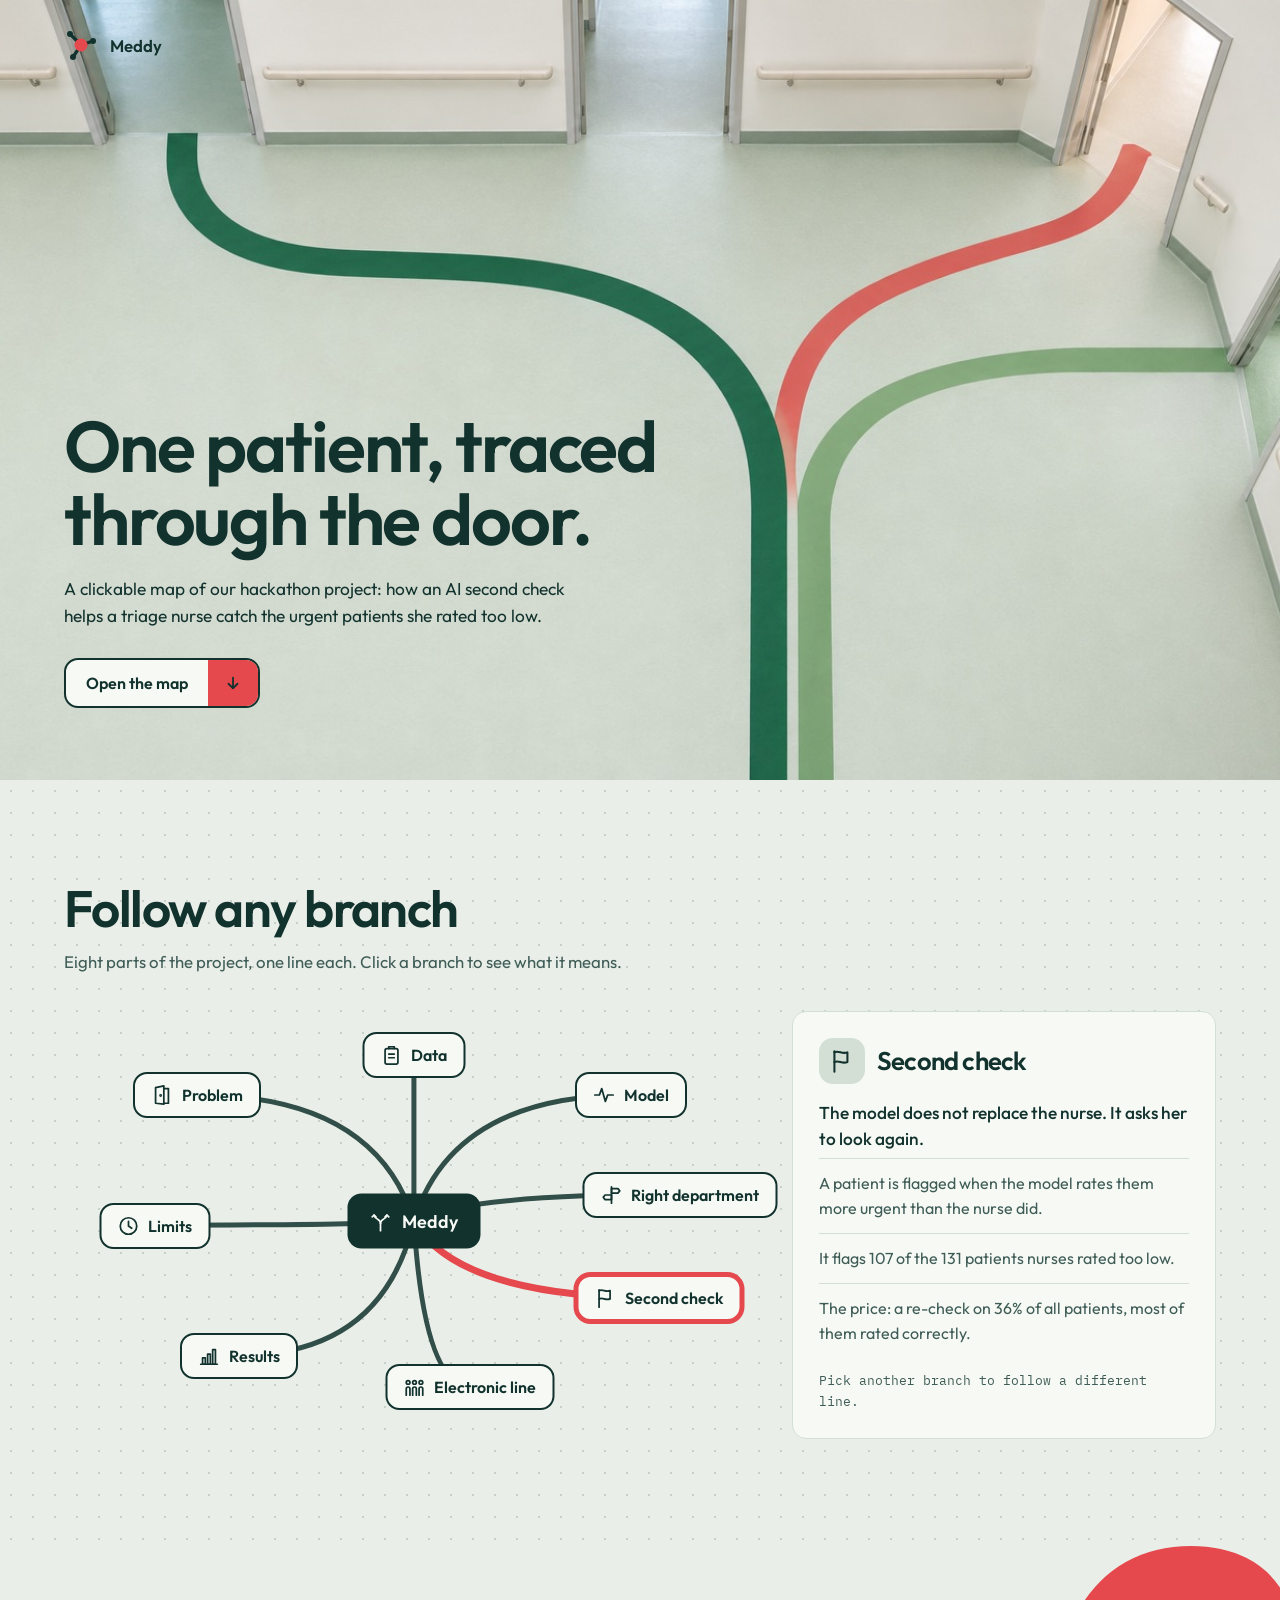
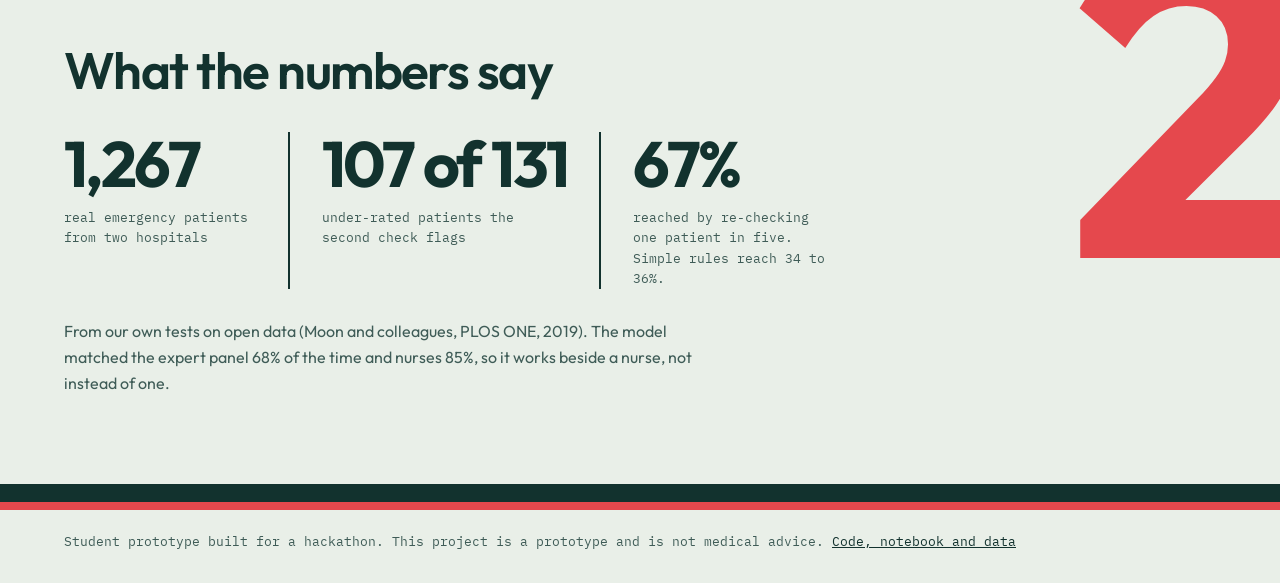
<file: docs/index.html>
<!doctype html>
<html lang="en">
<head>
<meta charset="utf-8">
<meta name="viewport" content="width=device-width, initial-scale=1">
<title>Meddy: project map</title>
<meta name="description" content="A clickable map of a student hackathon project: an AI second check that helps a triage nurse catch urgent patients rated too low.">
<meta name="theme-color" content="#E9EFE8">
<link rel="preconnect" href="https://fonts.googleapis.com">
<link rel="preconnect" href="https://fonts.gstatic.com" crossorigin>
<link rel="stylesheet" href="https://fonts.googleapis.com/css2?family=IBM+Plex+Mono:wght@400;500&family=Outfit:wght@400;500;600;700&display=swap">
<style>
  :root {
    --ground: #e9efe8; --paper: #f6f9f4; --mist: #d3dfd5;
    --ink: #12322e; --ink-soft: #3f5c57; --accent: #e5484d; --radius: 14px;
  }
  * { box-sizing: border-box; }
  html { scroll-behavior: smooth; }
  body { margin: 0; background: var(--ground); color: var(--ink);
         font-family: "Outfit", ui-sans-serif, system-ui, sans-serif; }
  h1, h2, h3 { font-weight: 600; letter-spacing: -0.03em; line-height: 1.02; margin: 0; }

  .hero { min-height: min(100dvh, 780px); display: flex; flex-direction: column; justify-content: space-between;
          padding: 28px clamp(20px, 5vw, 72px) clamp(36px, 6vw, 72px);
          background: var(--ground) url("hero.jpg") center / cover no-repeat; }
  .nav { display: flex; align-items: center; gap: 12px; font-weight: 600; font-size: 1.05rem; }
  .nav svg { width: 34px; height: 34px; }
  .hero-copy { max-width: 640px; }
  .hero-copy h1 { font-size: clamp(2.5rem, 5.6vw, 4.5rem); max-width: 13ch; }
  .hero-copy p { margin: 20px 0 28px; font-size: 1.08rem; line-height: 1.6; max-width: 46ch; }
  .openmap { display: inline-flex; align-items: stretch; border: 2px solid var(--ink); border-radius: var(--radius);
             overflow: hidden; background: var(--paper); color: var(--ink); font-weight: 600; text-decoration: none; }
  .openmap span:first-child { padding: 13px 20px; }
  .openmap-tile { display: grid; place-items: center; width: 50px; background: var(--accent); }
  .openmap-tile svg { width: 18px; height: 18px; transition: transform .25s ease; }
  .openmap:hover .openmap-tile svg { transform: translateY(3px); }
  .openmap:focus-visible, .node:focus-visible { outline: 3px solid var(--ink); outline-offset: 3px; }

  .map { padding: clamp(56px, 8vw, 112px) clamp(20px, 5vw, 72px);
         background-color: var(--ground);
         background-image: radial-gradient(rgba(18, 50, 46, .16) 1px, transparent 1.4px); background-size: 22px 22px; }
  .map h2, .numbers h2 { font-size: clamp(2rem, 4vw, 3.25rem); }
  .sub { margin: 14px 0 36px; max-width: 52ch; font-size: 1.05rem; line-height: 1.6; color: var(--ink-soft); }
  .mm { display: grid; grid-template-columns: minmax(0, 1.65fr) minmax(280px, 1fr); gap: 28px; align-items: start; }
  .canvas { position: relative; aspect-ratio: 1000 / 600; }
  .lines { position: absolute; inset: 0; width: 100%; height: 100%; }
  .line { fill: none; stroke: var(--ink); stroke-width: 5; stroke-linecap: round; vector-effect: non-scaling-stroke;
          opacity: .85; transition: stroke .25s ease, stroke-width .25s ease; }
  .line.on { stroke: var(--accent); stroke-width: 7; opacity: 1; }
  .center, .node { position: absolute; transform: translate(-50%, -50%); display: inline-flex; align-items: center;
                   gap: 9px; white-space: nowrap; border-radius: var(--radius); font: inherit; font-weight: 600; }
  .center { left: 50%; top: 50%; padding: 16px 22px; background: var(--ink); color: var(--paper); font-size: 1.12rem; }
  .node { padding: 10px 16px; background: var(--paper); color: var(--ink); border: 2px solid var(--ink);
          font-size: 1rem; cursor: pointer; transition: background-color .2s ease; }
  .node:hover { background: var(--mist); }
  .node.on { border-color: var(--accent); box-shadow: 0 0 0 3px var(--accent); }
  .node svg, .center svg { width: 22px; height: 22px; flex: none; }
  .detail { background: var(--paper); border: 1px solid var(--mist); border-radius: var(--radius); padding: 26px; }
  .detail-head { display: flex; align-items: center; gap: 12px; }
  .detail-icon { display: grid; place-items: center; width: 46px; height: 46px; border-radius: var(--radius); background: var(--mist); }
  .detail-icon svg { width: 26px; height: 26px; }
  .detail h3 { font-size: 1.6rem; }
  .lead { margin: 16px 0 6px; font-size: 1.08rem; line-height: 1.5; font-weight: 500; }
  .detail ul { list-style: none; margin: 0; padding: 0; }
  .detail li { padding: 12px 0; border-top: 1px solid var(--mist); line-height: 1.55; color: var(--ink-soft); }
  .hint, .metrics dd, .foot { font-family: "IBM Plex Mono", ui-monospace, monospace; font-size: .82rem;
                              line-height: 1.55; color: var(--ink-soft); }
  .hint { margin: 14px 0 0; }

  .numbers-inner { position: relative; overflow: hidden;
                   padding: clamp(56px, 8vw, 104px) clamp(20px, 5vw, 72px) clamp(40px, 6vw, 72px); }
  .metrics { position: relative; z-index: 1; display: grid; grid-template-columns: auto auto minmax(0, 1fr);
             margin: 36px 0 30px; max-width: 1040px; }
  .metrics > div { padding: 0 32px; border-left: 2px solid var(--ink); }
  .metrics > div:first-child { padding-left: 0; border-left: 0; }
  .metrics dt { font-size: clamp(2.4rem, 5vw, 4.25rem); font-weight: 700; letter-spacing: -0.04em; line-height: 1; white-space: nowrap; }
  .metrics dd { margin: 12px 0 0; max-width: 24ch; }
  .source { position: relative; z-index: 1; max-width: 60ch; line-height: 1.6; color: var(--ink-soft); }
  .two { position: absolute; right: -0.08em; top: -0.14em; font-size: clamp(16rem, 34vw, 30rem); font-weight: 700;
         line-height: 1; color: var(--accent); pointer-events: none; }
  .stripe { height: 26px; background: var(--ink); border-bottom: 8px solid var(--accent); }
  .foot { margin: 0; padding: 22px clamp(20px, 5vw, 72px) 30px; }
  .foot a { color: var(--ink); }

  @media (prefers-reduced-motion: no-preference) {
    .detail-inner { animation: rise .32s ease both; }
    @keyframes rise { from { transform: translateY(10px); } to { transform: translateY(0); } }
  }
  @media (prefers-reduced-motion: reduce) { html { scroll-behavior: auto; } }
  @media (max-width: 1080px) { .mm { grid-template-columns: 1fr; } .two { font-size: 15rem; } }
  @media (max-width: 760px) {
    .canvas { aspect-ratio: auto; display: flex; flex-wrap: wrap; gap: 10px; }
    .lines { display: none; }
    .center, .node { position: static; transform: none; }
    .center { width: 100%; justify-content: center; }
    .metrics { grid-template-columns: 1fr; gap: 24px; }
    .metrics > div { padding: 0; border-left: 0; }
    .two { font-size: 11rem; opacity: .35; }
  }
</style>
</head>
<body>

<section class="hero">
  <header class="nav">
    <svg viewBox="0 0 34 34" aria-hidden="true">
      <g stroke="#12322e" stroke-width="3.2" stroke-linecap="round">
        <line x1="17" y1="17" x2="6" y2="6"/><line x1="17" y1="17" x2="29" y2="13"/><line x1="17" y1="17" x2="9" y2="29"/>
      </g>
      <circle cx="6" cy="6" r="3" fill="#12322e"/><circle cx="29" cy="13" r="3" fill="#12322e"/><circle cx="9" cy="29" r="3" fill="#12322e"/>
      <circle cx="17" cy="17" r="6.5" fill="#e5484d"/>
    </svg>
    <span>Meddy</span>
  </header>
  <div class="hero-copy">
    <h1>One patient, traced through the door.</h1>
    <p>A clickable map of our hackathon project: how an AI second check helps a triage nurse catch the urgent patients she rated too low.</p>
    <a class="openmap" href="#map">
      <span>Open the map</span>
      <span class="openmap-tile" aria-hidden="true">
        <svg viewBox="0 0 24 24" fill="none" stroke="#12322e" stroke-width="2.4" stroke-linecap="round" stroke-linejoin="round"><path d="M12 5v14M6 13l6 6 6-6"/></svg>
      </span>
    </a>
  </div>
</section>

<section class="map" id="map">
  <h2>Follow any branch</h2>
  <p class="sub">Eight parts of the project, one line each. Click a branch to see what it means.</p>
  <div class="mm">
    <div class="canvas" id="canvas">
      <svg class="lines" id="lines" viewBox="0 0 1000 600" preserveAspectRatio="none" aria-hidden="true"></svg>
      <div class="center"><span id="center-icon"></span><span>Meddy</span></div>
    </div>
    <aside class="detail" aria-live="polite"><div class="detail-inner" id="detail"></div></aside>
  </div>
</section>

<section class="numbers">
  <div class="numbers-inner">
    <h2>What the numbers say</h2>
    <dl class="metrics">
      <div><dt>1,267</dt><dd>real emergency patients from two hospitals</dd></div>
      <div><dt>107 of 131</dt><dd>under-rated patients the second check flags</dd></div>
      <div><dt>67%</dt><dd>reached by re-checking one patient in five. Simple rules reach 34 to 36%.</dd></div>
    </dl>
    <p class="source">From our own tests on open data (Moon and colleagues, PLOS ONE, 2019). The model matched the expert panel 68% of the time and nurses 85%, so it works beside a nurse, not instead of one.</p>
    <span class="two" aria-hidden="true">2</span>
  </div>
  <div class="stripe" aria-hidden="true"></div>
  <p class="foot">Student prototype built for a hackathon. This project is a prototype and is not medical advice. <a href="https://github.com/potlatiy/emergency-triage-ai">Code, notebook and data</a></p>
</section>

<script>
  // Icons are simple line drawings, one per branch.
  const ICONS = {
    door: '<path d="M5 21V4l9-2v20z"/><path d="M14 5h5v16h-5"/><circle cx="10.5" cy="12.5" r=".6"/>',
    clipboard: '<rect x="5" y="5" width="14" height="17" rx="2"/><path d="M9 5V3h6v2"/><path d="M9 11h6M9 15h6"/>',
    pulse: '<path d="M2 12h5l2.5-7 4 14 2.5-7H22"/>',
    flag: '<path d="M5 22V3"/><path d="M5 4c4-2 7 2 12 0v9c-5 2-8-2-12 0"/>',
    queue: '<circle cx="5" cy="7" r="2"/><circle cx="12" cy="7" r="2"/><circle cx="19" cy="7" r="2"/><path d="M3 21v-7a2 2 0 0 1 4 0v7M10 21v-7a2 2 0 0 1 4 0v7M17 21v-7a2 2 0 0 1 4 0v7"/>',
    chart: '<path d="M3 21h18"/><rect x="5" y="14" width="3" height="7"/><rect x="10.5" y="10" width="3" height="11"/><rect x="16" y="5" width="3" height="16"/>',
    clock: '<circle cx="12" cy="12" r="9"/><path d="M12 7v5l3.5 2.5"/>',
    signpost: '<path d="M12 3v18"/><path d="M12 5h7l2 2.5-2 2.5h-7z"/><path d="M12 12H5l-2 2.5L5 17h7z"/>',
    branch: '<path d="M12 22v-8"/><path d="M12 14c0-5-6-4-7-9M12 14c0-5 6-4 7-9"/><path d="M3 7l2-2 2 2M17 7l2-2 2 2"/>',
  };
  const icon = (name, colour) =>
    `<svg viewBox="0 0 24 24" fill="none" stroke="${colour || 'currentColor'}" stroke-width="1.9" stroke-linecap="round" stroke-linejoin="round" aria-hidden="true">${ICONS[name]}</svg>`;

  const CENTER = { x: 500, y: 300 };
  const BRANCHES = [
    { id: "problem", label: "Problem", icon: "door", x: 190, y: 120,
      lead: "Urgent patients can end up waiting behind minor cases.",
      notes: ["A triage nurse gives every arriving patient an urgency level from 1 (most urgent) to 5.",
              "In real data, about 1 patient in 10 was rated less urgent than they really were.",
              "Those patients join the slow part of the queue."] },
    { id: "data", label: "Data", icon: "clipboard", x: 500, y: 62,
      lead: "Real emergency visits with two answers for each patient.",
      notes: ["1,267 adult patients from two emergency departments in South Korea.",
              "Each has the level the nurse gave and the correct level decided later by an expert panel.",
              "Open data published with a 2019 study in PLOS ONE."] },
    { id: "model", label: "Model", icon: "pulse", x: 810, y: 120,
      lead: "It reads what the nurse records at the door.",
      notes: ["Inputs: the complaint in a few words, age, alertness, pain and vital signs.",
              "It never sees the diagnosis, the outcome or the nurse's level.",
              "For the second check it also leans towards the more urgent level on purpose, because rating too low is the dangerous mistake."] },
    { id: "department", label: "Right department", icon: "signpost", x: 880, y: 262,
      lead: "A level says how soon. A second model suggests who should see the patient.",
      notes: ["It learned from the real final diagnosis of each of the 1,267 patients.",
              "It picks the right department 70% of the time. A key-word rule gets 67%.",
              "The right department is among its top three 88% of the time, so the nurse gets three suggestions.",
              "The same complaint can lead to different departments, which is why no version passed 71%."] },
    { id: "check", label: "Second check", icon: "flag", x: 850, y: 410,
      lead: "The model does not replace the nurse. It asks her to look again.",
      notes: ["A patient is flagged when the model rates them more urgent than the nurse did.",
              "It flags 107 of the 131 patients nurses rated too low.",
              "The price: a re-check on 36% of all patients, most of them rated correctly."] },
    { id: "line", label: "Electronic line", icon: "queue", x: 580, y: 536,
      lead: "Everyone waiting, ordered by urgency.",
      notes: ["Levels 1 and 2 always go first.",
              "A less urgent patient moves up one level for every 45 minutes waited.",
              "Each patient sees their place in line, never a promised time.",
              "When called, the patient goes to the least busy doctor on duty in their department.",
              "The order comes from plain rules. The models only supply the level and the department."] },
    { id: "results", label: "Results", icon: "chart", x: 250, y: 492,
      lead: "Worse than nurses at the level, useful as a safety net.",
      notes: ["Exact level: always guessing level 3 gets 38%, the model 68%, nurses 85%.",
              "With time to re-check one patient in five, the model reaches 67% of the under-rated patients.",
              "Simple rules reach 34 to 36% for the same effort."] },
    { id: "limits", label: "Limits", icon: "clock", x: 130, y: 306,
      lead: "What this project cannot claim.",
      notes: ["One country, 1,267 patients, and only 26 at the most urgent level.",
              "Waiting times are simulated, since the data has no arrival times.",
              "Accuracy dropped when the model moved to the other hospital.",
              "The check-in questions are written by a general AI model and have not been tested.",
              "A student prototype. Not medical advice."] },
  ];

  const canvas = document.getElementById("canvas");
  const lines = document.getElementById("lines");
  const detail = document.getElementById("detail");
  document.getElementById("center-icon").innerHTML = icon("branch", "#f6f9f4");
  document.getElementById("center-icon").style.display = "inline-flex";
  document.getElementById("center-icon").style.width = "24px";

  const SVG = "http://www.w3.org/2000/svg";
  const paths = {}, buttons = {};
  for (const b of BRANCHES) {
    const path = document.createElementNS(SVG, "path");
    const cx = CENTER.x + (b.x - CENTER.x) * 0.18;
    path.setAttribute("d", `M${CENTER.x} ${CENTER.y} Q${cx} ${b.y} ${b.x} ${b.y}`);
    path.setAttribute("class", "line");
    lines.appendChild(path);
    paths[b.id] = path;

    const button = document.createElement("button");
    button.type = "button";
    button.className = "node";
    button.style.left = b.x / 10 + "%";
    button.style.top = b.y / 6 + "%";
    button.innerHTML = icon(b.icon) + b.label;
    button.addEventListener("click", () => select(b.id));
    canvas.appendChild(button);
    buttons[b.id] = button;
  }

  function select(id) {
    const active = BRANCHES.find((b) => b.id === id);
    for (const b of BRANCHES) {
      const on = b.id === id;
      paths[b.id].classList.toggle("on", on);
      buttons[b.id].classList.toggle("on", on);
      buttons[b.id].setAttribute("aria-pressed", on);
    }
    lines.appendChild(paths[id]);            // draw the chosen line on top of the others
    const fresh = detail.cloneNode(false);   // a new element restarts the small entry animation
    fresh.innerHTML = `
      <div class="detail-head"><span class="detail-icon">${icon(active.icon)}</span><h3>${active.label}</h3></div>
      <p class="lead">${active.lead}</p>
      <ul>${active.notes.map((n) => `<li>${n}</li>`).join("")}</ul>
      <p class="hint">Pick another branch to follow a different line.</p>`;
    document.getElementById("detail").replaceWith(fresh);
  }
  select("check");
</script>
</body>
</html>
</file>
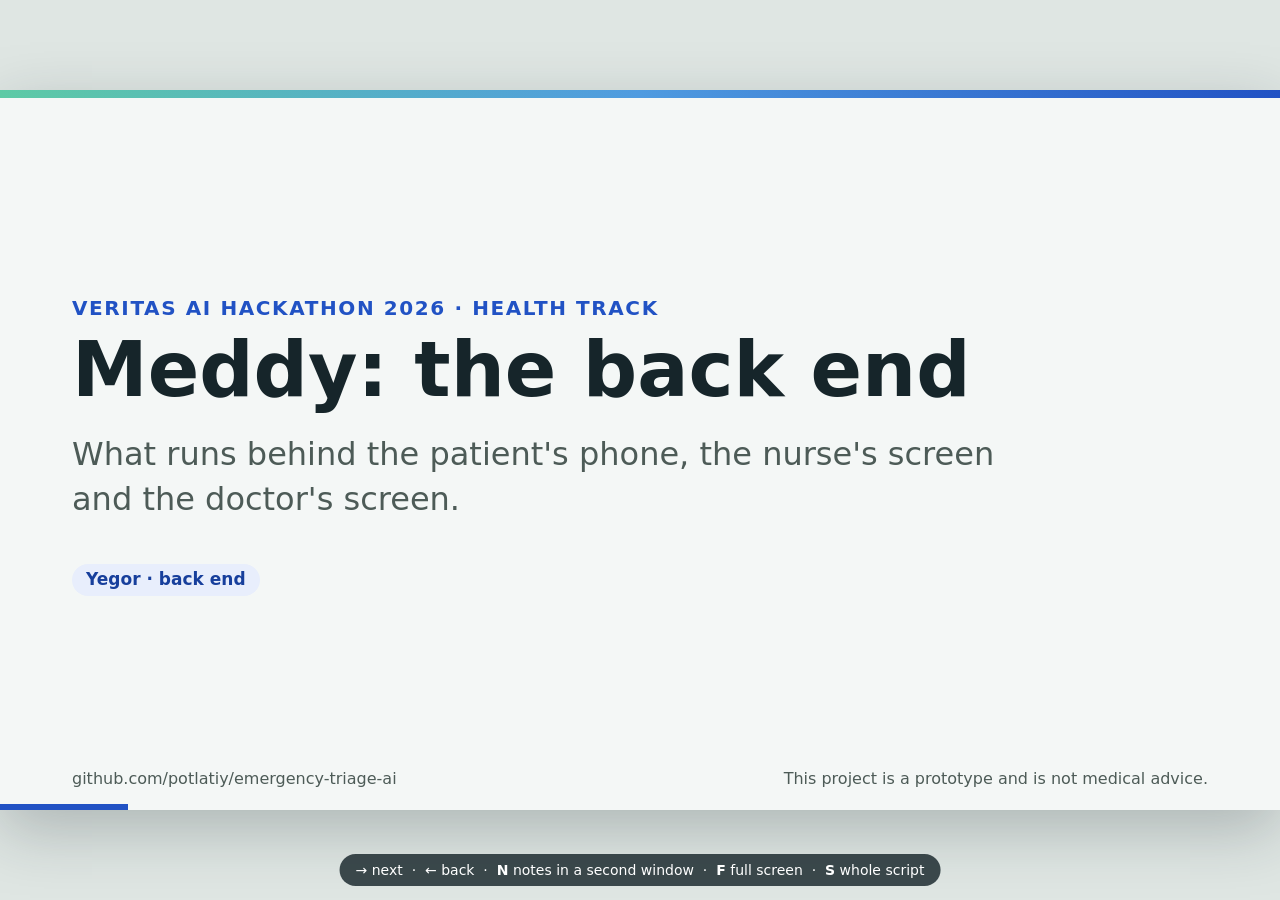
<file: docs/backend-presentation.html>
<!doctype html>
<html lang="en">
<head>
<meta charset="utf-8">
<meta name="viewport" content="width=device-width, initial-scale=1">
<title>Meddy: the back end</title>
<style>
  :root { --ink:#16252a; --soft:#4d5b57; --line:#d5ded9; --page:#f4f7f6; --card:#ffffff; --blue:#2152c4; --blue-dark:#173f9c;
          --blue-tint:#e8eefc; --mint:#1baf7a; --mint-tint:#e6f6ef; --amber:#b86a00; --amber-tint:#fdf1dc; --rose:#b4302f;
          --rose-tint:#fdeeec; --violet:#5a45b8; --violet-tint:#f1eefc; }
  * { box-sizing:border-box; }
  html, body { height:100%; margin:0; }
  body { background:#dfe6e3; color:var(--ink); font-family:"Atkinson Hyperlegible Next", "Atkinson Hyperlegible", "Segoe UI", system-ui, -apple-system, Arial, sans-serif;
         overflow:hidden; }
  .mono { font-family:ui-monospace, "SF Mono", Menlo, Consolas, monospace; }

  /* ---------- the slides: one 1280 by 720 stage, scaled to the window ---------- */
  #stage { position:absolute; left:50%; top:50%; width:1280px; height:720px; transform-origin:center; background:var(--page);
           box-shadow:0 20px 60px rgba(22,37,42,.25); overflow:hidden; }
  .slide { position:absolute; inset:0; padding:56px 72px 64px; display:none; flex-direction:column; }
  .slide.on { display:flex; }
  .slide::before { content:""; position:absolute; left:0; right:0; top:0; height:8px; background:linear-gradient(90deg, #5dcaa5, #4f9be0, var(--blue)); }
  .kicker { font-size:20px; font-weight:800; letter-spacing:.08em; text-transform:uppercase; color:var(--blue); margin:0 0 10px; }
  h1 { font-size:76px; line-height:1.05; margin:0; font-weight:800; }
  h2 { font-size:46px; line-height:1.12; margin:0 0 26px; font-weight:800; }
  p.lead { font-size:28px; line-height:1.4; color:var(--soft); margin:0; max-width:980px; }
  .foot { position:absolute; left:72px; right:72px; bottom:22px; display:flex; justify-content:space-between; font-size:16px; color:var(--soft); }
  .foot b { color:var(--ink); }
  .grid { display:grid; gap:22px; flex:1; min-height:0; }
  .card { background:var(--card); border:1px solid var(--line); border-radius:22px; padding:24px 26px; }
  .card h3 { margin:0 0 12px; font-size:28px; font-weight:800; }
  .card p, .card li { font-size:23px; line-height:1.42; margin:0; color:var(--soft); }
  .card ul { margin:0; padding-left:22px; } .card li { margin:6px 0; }
  .card b { color:var(--ink); }
  .tag { display:inline-block; padding:4px 14px; border-radius:999px; font-size:17px; font-weight:800; background:var(--blue-tint); color:var(--blue-dark); }
  .tag.mint { background:var(--mint-tint); color:#12603f; } .tag.amber { background:var(--amber-tint); color:#7a4700; }
  .tag.rose { background:var(--rose-tint); color:#8c2322; } .tag.violet { background:var(--violet-tint); color:#3c2d8a; }
  .card p.big { font-size:72px; font-weight:800; line-height:1; color:var(--ink); }
  .card p.big small { font-size:26px; font-weight:700; color:var(--soft); }
  .note-line, .card p.note-line { font-size:19px; color:var(--soft); margin-top:14px; }

  /* slide 2: three bars */
  .bars { display:grid; gap:22px; margin-top:8px; }
  .bar { display:grid; grid-template-columns:230px 1fr 110px; align-items:center; gap:20px; font-size:26px; font-weight:800; }
  .bar i { display:block; height:44px; border-radius:12px; background:#e3eae6; overflow:hidden; }
  .bar i b { display:block; height:100%; border-radius:12px; }
  .bar span:last-child { text-align:right; font-size:38px; }

  /* slide 3 and 4: diagrams */
  svg text { font-family:inherit; }
  .steps { display:grid; grid-template-columns:repeat(5, 1fr); gap:14px; margin:6px 0 22px; }
  .step { position:relative; background:var(--card); border:2px solid var(--line); border-radius:18px; padding:18px 14px 16px; text-align:center; }
  .step b { display:block; font-size:25px; } .step span { display:block; margin-top:6px; font-size:17px; color:var(--soft); line-height:1.3; }
  .step:not(:last-child)::after { content:"→"; position:absolute; right:-17px; top:50%; transform:translateY(-50%); font-size:26px; font-weight:800; color:var(--blue); z-index:1; }
  .step.on { border-color:var(--blue); background:var(--blue-tint); }

  #progress { position:absolute; left:0; bottom:0; height:6px; background:var(--blue); transition:width .25s ease; }
  #hint { position:fixed; left:50%; bottom:14px; transform:translateX(-50%); padding:8px 16px; border-radius:999px; background:rgba(22,37,42,.82);
          color:#fff; font-size:14px; transition:opacity .4s ease; z-index:5; white-space:nowrap; }
  #hint.off { opacity:0; pointer-events:none; }

  /* ---------- the notes window and the script page ---------- */
  body.notes, body.script { background:var(--page); overflow:auto; }
  body.notes #stage, body.script #stage, body.notes #hint, body.script #hint { display:none; }
  #notes, #script { display:none; max-width:900px; margin:0 auto; padding:24px 28px 60px; }
  body.notes #notes, body.script #script { display:block; }
  #notes header { display:flex; flex-wrap:wrap; gap:10px 18px; align-items:center; justify-content:space-between; margin-bottom:14px; }
  #notes .where { font-size:18px; font-weight:800; color:var(--blue-dark); }
  #notes .clock { font-size:30px; font-weight:800; font-variant-numeric:tabular-nums; }
  #notes .clock small { font-size:16px; color:var(--soft); font-weight:700; }
  #notes h2 { font-size:30px; margin:0 0 12px; }
  .say { background:#fff; border:1px solid var(--line); border-left:8px solid var(--blue); border-radius:16px; padding:20px 24px; font-size:27px; line-height:1.5; }
  .show-cue { margin-top:14px; background:var(--amber-tint); border-radius:16px; padding:14px 20px; font-size:19px; line-height:1.45; color:#5c3a05; }
  .next-up { margin-top:14px; font-size:18px; color:var(--soft); }
  .controls { display:flex; flex-wrap:wrap; gap:10px; margin-top:18px; }
  button { font:inherit; font-size:18px; font-weight:800; padding:12px 22px; border-radius:999px; border:2px solid var(--blue); background:#fff; color:var(--blue-dark); cursor:pointer; }
  button.main { background:var(--blue); color:#fff; }
  #script h1 { font-size:36px; margin:8px 0 6px; } #script .intro { font-size:18px; color:var(--soft); line-height:1.5; margin:0 0 22px; }
  #script article { background:#fff; border:1px solid var(--line); border-radius:16px; padding:18px 22px; margin:0 0 14px; break-inside:avoid; }
  #script article h3 { margin:0 0 8px; font-size:21px; } #script article h3 small { font-weight:700; color:var(--soft); font-size:15px; }
  #script article p { margin:0 0 8px; font-size:18px; line-height:1.5; }
  #script article p.cue { color:#5c3a05; background:var(--amber-tint); border-radius:10px; padding:8px 12px; font-size:16px; }
  aside.speak { display:none; }
  @media print { body.script { background:#fff; } #script article { border-color:#bbb; } button { display:none; } }
</style>
</head>
<body>

<div id="stage">

  <!-- 1 -->
  <section class="slide" data-title="Title" data-seconds="18">
    <div style="margin:auto 0">
      <p class="kicker">Veritas AI Hackathon 2026 · Health track</p>
      <h1>Meddy: the back end</h1>
      <p class="lead" style="margin-top:22px;font-size:32px">What runs behind the patient's phone, the nurse's screen and the doctor's screen.</p>
      <p class="lead" style="margin-top:34px"><span class="tag">Yegor · back end</span></p>
    </div>
    <div class="foot"><span>github.com/potlatiy/emergency-triage-ai</span><span>This project is a prototype and is not medical advice.</span></div>
    <aside class="speak">
      <p class="say-text">I'm Yegor, and I built the back end of Meddy. In the next three minutes I'll show what runs behind the three screens: one server, two trained models, a small language model and a database. And the rules that keep the AI in its place.</p>
      <p class="cue-text">Start the recording on this slide. Speak calmly, about 150 words a minute.</p>
    </aside>
  </section>

  <!-- 2 -->
  <section class="slide" data-title="The one rule" data-seconds="22">
    <p class="kicker">The rule everything follows</p>
    <h2>The nurse decides. Meddy double-checks her.</h2>
    <div class="bars">
      <div class="bar"><span>Always guessing level 3</span><i><b style="width:38%;background:#9aa9a3"></b></i><span>38%</span></div>
      <div class="bar"><span>Meddy's model</span><i><b style="width:68%;background:var(--blue)"></b></i><span>68%</span></div>
      <div class="bar"><span>Triage nurses</span><i><b style="width:85%;background:var(--mint)"></b></i><span>85%</span></div>
    </div>
    <p class="note-line" style="font-size:22px;margin-top:26px">Exact urgency level, checked against an expert panel on 1,267 real emergency patients
      (Moon et al., PLOS ONE, 2019). Every patient is scored by a model that never saw them.</p>
    <div class="foot"><span><b>2</b> / 10</span><span>Meddy: the back end</span></div>
    <aside class="speak">
      <p class="say-text">We tested first, and the result was honest: our model gives the right urgency level for 68% of patients. Guessing gets 38%. Nurses get 85%. So the model cannot replace a nurse. That one result shaped the whole back end: the nurse always sets the level, and Meddy is her second check.</p>
      <p class="cue-text">Point at the three bars as you say the three numbers. Keep the numbers exact: 68, 38, 85.</p>
    </aside>
  </section>

  <!-- 3 -->
  <section class="slide" data-title="What runs where" data-seconds="24">
    <p class="kicker">Architecture</p>
    <h2>One server behind five screens</h2>
    <svg viewBox="0 0 1136 420" width="1136" height="420" role="img" aria-label="Five screens talk to one server, which uses the models, the rules, the language model and the database">
      <defs><marker id="a" viewBox="0 0 10 10" refX="9" refY="5" markerWidth="8" markerHeight="8" orient="auto-start-reverse"><path d="M0 0L10 5L0 10z" fill="#2152c4"/></marker></defs>
      <g font-size="19" font-weight="800" text-anchor="middle">
        <g fill="#fff" stroke="#d5ded9" stroke-width="2">
          <rect x="0" y="6" width="200" height="62" rx="14"/><rect x="0" y="84" width="200" height="62" rx="14"/>
          <rect x="0" y="162" width="200" height="62" rx="14"/><rect x="0" y="240" width="200" height="62" rx="14"/><rect x="0" y="318" width="200" height="62" rx="14"/>
        </g>
        <text x="100" y="44" fill="#16252a">Patient's phone</text><text x="100" y="122" fill="#16252a">Nurse's screen</text>
        <text x="100" y="200" fill="#16252a">Doctor's screen</text><text x="100" y="278" fill="#16252a">Waiting-room board</text><text x="100" y="356" fill="#16252a">Chief doctor</text>
        <g stroke="#2152c4" stroke-width="3" fill="none" marker-end="url(#a)">
          <path d="M204 37 L372 150"/><path d="M204 115 L372 175"/><path d="M204 193 L372 200"/><path d="M204 271 L372 225"/><path d="M204 349 L372 250"/>
        </g>
        <rect x="378" y="96" width="270" height="208" rx="22" fill="#e8eefc" stroke="#2152c4" stroke-width="3"/>
        <text x="513" y="150" font-size="26" fill="#173f9c">The server</text>
        <text x="513" y="184" font-size="18" font-weight="700" fill="#16252a">FastAPI · 45 addresses</text>
        <text x="513" y="216" font-size="18" font-weight="700" fill="#16252a">checks every request,</text>
        <text x="513" y="242" font-size="18" font-weight="700" fill="#16252a">keeps the order of steps,</text>
        <text x="513" y="268" font-size="18" font-weight="700" fill="#16252a">locks the staff screens</text>
        <g stroke="#2152c4" stroke-width="3" fill="none" marker-end="url(#a)">
          <path d="M652 150 L812 60"/><path d="M652 185 L812 165"/><path d="M652 220 L812 268"/><path d="M652 255 L812 368"/>
        </g>
        <rect x="818" y="14" width="318" height="88" rx="16" fill="#fff" stroke="#d5ded9" stroke-width="2"/>
        <text x="977" y="50" fill="#16252a">Two trained models</text><text x="977" y="78" font-size="17" font-weight="700" fill="#4d5b57">urgency level · department</text>
        <rect x="818" y="118" width="318" height="88" rx="16" fill="#fff" stroke="#d5ded9" stroke-width="2"/>
        <text x="977" y="154" fill="#16252a">Plain rules</text><text x="977" y="182" font-size="17" font-weight="700" fill="#4d5b57">the line, warning signs, filters</text>
        <rect x="818" y="222" width="318" height="88" rx="16" fill="#fff" stroke="#d5ded9" stroke-width="2"/>
        <text x="977" y="258" fill="#16252a">A small language model</text><text x="977" y="286" font-size="17" font-weight="700" fill="#4d5b57">Gemma 3, on the same machine</text>
        <rect x="818" y="326" width="318" height="88" rx="16" fill="#fff" stroke="#d5ded9" stroke-width="2"/>
        <text x="977" y="362" fill="#16252a">The database</text><text x="977" y="390" font-size="17" font-weight="700" fill="#4d5b57">one SQLite file, seven tables</text>
      </g>
    </svg>
    <div class="foot"><span><b>3</b> / 10</span><span>Python · FastAPI · scikit-learn · SQLite · Ollama</span></div>
    <aside class="speak">
      <p class="say-text">Five screens talk to one Python server. The server checks every request and keeps the steps in order. Behind it are two models we trained ourselves, plain rules, a small language model that runs on the same machine, and one database file. No outside AI service is called, so what a patient types stays on our server.</p>
      <p class="cue-text">Follow the arrows left to right with the mouse. Optional: cut to the live nurse's screen for three seconds here.</p>
    </aside>
  </section>

  <!-- 4 -->
  <section class="slide" data-title="A visit's path" data-seconds="24">
    <p class="kicker">The chain</p>
    <h2>Every visit moves through five states</h2>
    <div class="steps">
      <div class="step"><b>registered</b><span>the phone gets a number and a questionnaire</span></div>
      <div class="step"><b>nurse</b><span>check-in done, waits for the nurse</span></div>
      <div class="step on"><b>waiting</b><span>the nurse set a level, ticket in the line</span></div>
      <div class="step"><b>with doctor</b><span>called to a room</span></div>
      <div class="step"><b>done</b><span>closed, and kept</span></div>
    </div>
    <div class="grid" style="grid-template-columns:1fr 1fr">
      <div class="card"><h3>The server keeps the order</h3>
        <ul><li>A step out of order is refused, not guessed.</li>
            <li>Two clicks at once cannot send one patient to two doctors: the check and the change happen in one locked step.</li>
            <li>Levels 1 and 2 never wait in the line.</li></ul></div>
      <div class="card"><h3>Urgency is not decided once</h3>
        <ul><li><b>"I feel worse"</b> on the phone puts the patient on top of the nurse's list. It never moves them up by itself.</li>
            <li>A waiting patient is due a second look after 30, 60 or 120 minutes, by level.</li>
            <li>While the nurse re-checks, no doctor can call that patient away.</li></ul></div>
    </div>
    <div class="foot"><span><b>4</b> / 10</span><span>hospital/server.py · hospital/db.py</span></div>
    <aside class="speak">
      <p class="say-text">Every visit moves through five states, and the server keeps them in order. A step out of order is refused. Two clicks at once cannot send one patient to two doctors. And urgency is not decided once: a waiting patient can say "I feel worse", which calls the nurse back. It never moves them up the line by itself.</p>
      <p class="cue-text">Run the mouse along the five boxes, then stop on "I feel worse".</p>
    </aside>
  </section>

  <!-- 5 -->
  <section class="slide" data-title="Three AI parts" data-seconds="26">
    <p class="kicker">Where the AI is</p>
    <h2>Three AI parts, each with one narrow job</h2>
    <div class="grid" style="grid-template-columns:repeat(3, 1fr)">
      <div class="card"><span class="tag">Trained by us</span><h3 style="margin-top:12px">Urgency model</h3>
        <p>Reads the complaint in words, age, how the patient came, alertness, pain and six vital signs. Gives a probability for each of the five levels.</p>
        <p class="note-line">Logistic regression. It never sees the nurse's level, the diagnosis or the outcome.</p></div>
      <div class="card"><span class="tag">Trained by us</span><h3 style="margin-top:12px">Department model</h3>
        <p>Suggests one of nine departments, together with a key-word rule. The right one is among the four it offers <b>92%</b> of the time.</p>
        <p class="note-line">Alone it is right 70%; the key-word rule 67%; always the biggest department 21%.</p></div>
      <div class="card"><span class="tag violet">Steered, not trained</span><h3 style="margin-top:12px">Language model</h3>
        <p>Words three history questions for the doctor and a two-sentence summary for the nurse.</p>
        <p class="note-line">Plain code throws away any sentence with a guess, advice, a diagnosis, or a symptom the patient never mentioned.</p></div>
    </div>
    <div class="foot"><span><b>5</b> / 10</span><span>triage.py · assignment.py · hospital/core.py</span></div>
    <aside class="speak">
      <p class="say-text">There are three AI parts, each with one narrow job. The urgency model reads the complaint and the vital signs and gives a probability for each level. The department model suggests where the patient belongs. And a small language model words the questions and a short summary. Plain code checks its text: no guesses, no advice, no diagnosis.</p>
      <p class="cue-text">Point at one card per sentence. "Never a diagnosis" is the line to stress.</p>
    </aside>
  </section>

  <!-- 6 -->
  <section class="slide" data-title="The AI shows its doubt" data-seconds="26">
    <p class="kicker">Honest about what it knows</p>
    <h2>Meddy shows its doubt and its evidence</h2>
    <div class="grid" style="grid-template-columns:repeat(3, 1fr)">
      <div class="card"><span class="tag amber">Second check</span>
        <p class="big" style="margin:16px 0 8px">107 <small>of 131</small></p>
        <p>patients nurses rated too low are flagged "look again". The price: a re-check on 36% of all patients.</p></div>
      <div class="card"><span class="tag">A range of levels</span>
        <p class="big" style="margin:16px 0 8px">90.6%</p>
        <p>of unseen patients had the experts' level inside Meddy's range. For the most urgent patients only <b>80%</b>.</p></div>
      <div class="card"><span class="tag mint">Patients like this one</span>
        <p class="big" style="margin:16px 0 8px">61%</p>
        <p>Five similar real patients are shown as evidence. Their most common level matched the experts 61% of the time: weaker than the model's 68%.</p></div>
    </div>
    <p class="note-line">Weak results are reported next to the strong ones in the README.</p>
    <div class="foot"><span><b>6</b> / 10</span><span>triage.py (sections 7 and 9) · similar.py</span></div>
    <aside class="speak">
      <p class="say-text">Meddy shows its doubt. As a second check, it flags 107 of the 131 patients nurses rated too low. It gives a range of levels that held the right one for 90.6% of patients it had not seen, but only 80% of the most urgent. And it shows five similar real patients as evidence, not as a second opinion.</p>
      <p class="cue-text">Say the weak number too: "only 80% of the most urgent". Judges look for that.</p>
    </aside>
  </section>

  <!-- 7 -->
  <section class="slide" data-title="Rules written in code" data-seconds="24">
    <p class="kicker">Safety</p>
    <h2>The rules are in the code, not in a promise</h2>
    <div class="grid" style="grid-template-columns:1fr 1fr">
      <div class="card"><h3>What the patient's phone can get</h3>
        <ul><li>Its own ticket, place in line and room. <b>Never the level</b>, never another patient.</li>
            <li>The doctor's note goes only to the phone that registered the visit.</li>
            <li>A "yes" to a danger sign counts only for the server's own hand-written questions.</li></ul></div>
      <div class="card"><h3>What Meddy may say</h3>
        <ul><li>A level, a department, a question. <b>Never a diagnosis.</b></li>
            <li>"Not asked" is never shown as "no".</li>
            <li>The nurse reads the AI's summary first and can hold it back from the doctor.</li></ul></div>
      <div class="card" style="grid-column:1 / -1"><h3>Who can open what</h3>
        <p>The nurse's, doctor's and chief doctor's screens sit behind a staff PIN: they show names, and their buttons can close visits.
           The waiting-room board is open and shows tickets and rooms only.</p></div>
    </div>
    <div class="foot"><span><b>7</b> / 10</span><span>Each rule has a test that fails if someone breaks it</span></div>
    <aside class="speak">
      <p class="say-text">The safety rules are written in code. The patient's phone gets its own ticket and place, never the urgency level and never another patient. Meddy can suggest a level and a department, never a diagnosis. And "not asked" is never shown as "no". Each of these rules has a test that fails if someone breaks it.</p>
      <p class="cue-text">Optional: cut to the phone's waiting screen for three seconds to show there is no level on it.</p>
    </aside>
  </section>

  <!-- 8 -->
  <section class="slide" data-title="The database" data-seconds="22">
    <p class="kicker">Memory</p>
    <h2>One database file that keeps everything</h2>
    <div class="grid" style="grid-template-columns:1.1fr 1fr">
      <div class="card"><h3>Seven tables</h3>
        <ul><li><b>visits</b>: every visit from the door to the doctor</li>
            <li><b>answers</b>: what the patient tapped and wrote</li>
            <li><b>events</b>: a log of every step, with its time and who did it</li>
            <li><b>doctors</b> and <b>departments</b>: who is on duty where</li>
            <li><b>people</b>: one open visit per insurance card</li>
            <li><b>meta</b>: the clock and the counters</li></ul></div>
      <div class="card"><h3>What it promises</h3>
        <ul><li>A restart or a new version loses nothing: an older file is upgraded in place.</li>
            <li>"Start a new day" closes visits and keeps them.</li>
            <li>The insurance card number is never stored: only a one-way fingerprint and its last four characters.</li>
            <li>Insurance never reaches a model and never changes the level.</li></ul></div>
    </div>
    <div class="foot"><span><b>8</b> / 10</span><span>hospital/db.py · SQLite</span></div>
    <aside class="speak">
      <p class="say-text">Everything is kept in one database file with seven tables. Every step of every visit is logged with its time and who did it. A restart or a new version loses nothing. And we never store an insurance card number, only a one-way fingerprint, so one person can have one open visit at a time.</p>
      <p class="cue-text">Optional: on the nurse's screen open "Behind the scenes" and show the log for three seconds.</p>
    </aside>
  </section>

  <!-- 9 -->
  <section class="slide" data-title="How we know it works" data-seconds="22">
    <p class="kicker">Evidence</p>
    <h2>How we know it works</h2>
    <div class="grid" style="grid-template-columns:repeat(3, 1fr)">
      <div class="card"><p class="big">430 <small>tests</small></p>
        <p style="margin-top:12px">About 430 automated tests, run by hand before every merge: the models' figures, the order of steps, and every safety rule.</p></div>
      <div class="card"><p class="big">5 <small>folds</small></p>
        <p style="margin-top:12px">Every figure comes from patients the model had not seen. Each one is compared with a simple baseline and with real nurses.</p></div>
      <div class="card"><p class="big">3 <small>reviews</small></p>
        <p style="margin-top:12px">AI-assisted reviews of the statistics, the back end and the pages. They found no data leakage. What they found and what is still open is listed in the README and SECURITY.md.</p></div>
    </div>
    <p class="note-line">If the data or a model changes, a test fails and every document that quotes the figure has to be re-read.</p>
    <div class="foot"><span><b>9</b> / 10</span><span>tests/ · triage.ipynb</span></div>
    <aside class="speak">
      <p class="say-text">How do we know it works? About 430 automated tests, which we run before every merge. Every figure comes from patients the model had not seen, and each is compared with a simple baseline and with real nurses. We also had the statistics and the code reviewed with AI reviewers. They found no data leakage, and what is still open is written down in the README.</p>
      <p class="cue-text">Optional: show a terminal with the tests passing, "python -m pytest tests", for three seconds.</p>
    </aside>
  </section>

  <!-- 10 -->
  <section class="slide" data-title="Where it fails" data-seconds="22">
    <p class="kicker">Limits</p>
    <h2>Where it fails, and what comes next</h2>
    <div class="grid" style="grid-template-columns:1fr 1fr">
      <div class="card"><span class="tag rose">It fails here</span>
        <ul style="margin-top:12px"><li>It misses urgent patients whose danger does not show in the measurements: 19 were given a low level, and nurses rated 14 of those correctly.</li>
            <li>It does not travel: trained at one hospital and tested at the other, 68% drops to 55–58%.</li>
            <li>The data was written by nurses, not typed by patients. Waiting times are simulated.</li></ul></div>
      <div class="card"><span class="tag mint">Next</span>
        <ul style="margin-top:12px"><li>Try the flags and the report with real triage nurses.</li>
            <li>Collect complaints written by patients themselves.</li>
            <li>Train and test on more hospitals.</li></ul></div>
    </div>
    <p style="font-size:26px;font-weight:800;margin:22px 0 0;text-align:center">This project is a prototype and is not medical advice.</p>
    <div class="foot"><span><b>10</b> / 10</span><span>github.com/potlatiy/emergency-triage-ai</span></div>
    <aside class="speak">
      <p class="say-text">And where it fails. It misses urgent patients whose danger does not show in the measurements, and it gets worse when moved to another hospital. That is why the nurse decides. Next, we would test it with real triage nurses. Meddy is a prototype, and it is not medical advice.</p>
      <p class="cue-text">Stay on this slide for two seconds after the last sentence, then stop the recording.</p>
    </aside>
  </section>

  <div id="progress"></div>
</div>
<div id="hint">→ next &nbsp;·&nbsp; ← back &nbsp;·&nbsp; <b>N</b> notes in a second window &nbsp;·&nbsp; <b>F</b> full screen &nbsp;·&nbsp; <b>S</b> whole script</div>

<!-- the notes window: open it with N and keep it out of the recording -->
<div id="notes">
  <header>
    <span class="where" id="n-where"></span>
    <span class="clock"><span id="n-clock">0:00</span> <small id="n-plan"></small></span>
  </header>
  <h2 id="n-title"></h2>
  <div class="say" id="n-say"></div>
  <div class="show-cue" id="n-cue"></div>
  <p class="next-up" id="n-next"></p>
  <div class="controls">
    <button id="n-prev">← Back</button><button class="main" id="n-nextb">Next →</button>
    <button id="n-timer">Start the clock</button><button id="n-reset">Reset</button>
  </div>
  <p class="next-up">This window is for you. Record only the window with the slides. The arrow keys work here too.</p>
</div>

<!-- the whole script on one page: press S, or print it -->
<div id="script">
  <h1>Meddy: the back end. The whole script</h1>
  <p class="intro" id="s-intro"></p>
  <div id="s-list"></div>
  <div class="controls"><button id="s-back" class="main">Back to the slides</button><button id="s-print">Print</button></div>
</div>

<script>
const slides = [...document.querySelectorAll(".slide")];
const view = new URLSearchParams(location.search).get("view") || "slides";
const data = slides.map((s, i) => ({
  n: i + 1, title: s.dataset.title, seconds: Number(s.dataset.seconds),
  say: s.querySelector(".say-text").textContent.trim(), cue: s.querySelector(".cue-text").textContent.trim() }));
const total = data.reduce((sum, d) => sum + d.seconds, 0);
const clock = (s) => Math.floor(s / 60) + ":" + String(Math.round(s % 60)).padStart(2, "0");
const words = (t) => t.split(/\s+/).filter(Boolean).length;
let at = Math.min(slides.length, Math.max(1, Number(location.hash.slice(1)) || 1)) - 1;
let other = null;                       // the notes window, as seen from the slides (and the slides from the notes)

// ---------------------------------------------------------------- the slides
function fit() {
  const scale = Math.min(innerWidth / 1280, innerHeight / 720);
  document.getElementById("stage").style.transform = `translate(-50%, -50%) scale(${scale})`;
}
function show(n, quiet) {
  at = Math.min(slides.length - 1, Math.max(0, n));
  slides.forEach((s, i) => s.classList.toggle("on", i === at));
  document.getElementById("progress").style.width = ((at + 1) / slides.length * 100) + "%";
  history.replaceState(null, "", location.pathname + location.search + "#" + (at + 1));
  if (view === "notes") drawNotes();
  if (!quiet && other && !other.closed) other.postMessage({ meddy: "slide", at }, "*");
}
function openNotes() {
  other = window.open(location.pathname + "?view=notes#" + (at + 1), "meddy-notes", "width=760,height=820");
}

// ---------------------------------------------------------------- the notes window
let ticking = null;
function drawNotes() {
  const d = data[at], before = data.slice(0, at).reduce((sum, x) => sum + x.seconds, 0);
  document.getElementById("n-where").textContent = `Slide ${d.n} of ${data.length}`;
  document.getElementById("n-title").textContent = d.title;
  document.getElementById("n-say").textContent = d.say;
  document.getElementById("n-cue").textContent = "On screen: " + d.cue;
  document.getElementById("n-plan").textContent =
    `this slide about ${d.seconds} s (${words(d.say)} words) · should start at ${clock(before)} · whole talk ${clock(total)}`;
  document.getElementById("n-next").textContent = at + 1 < data.length ? "Next: " + data[at + 1].title : "This is the last slide.";
}
function go(n) {                         // from the notes window: move the slides too
  show(n, true);
  if (window.opener && !window.opener.closed) window.opener.postMessage({ meddy: "go", at }, "*");
}

// ---------------------------------------------------------------- the whole script
function drawScript() {
  document.getElementById("s-intro").textContent =
    `${data.length} slides, about ${clock(total)} at a calm pace (${data.reduce((sum, d) => sum + words(d.say), 0)} words). ` +
    "Learn the lines rather than reading them; a few words different is fine, but keep the numbers exact.";
  let before = 0;
  document.getElementById("s-list").innerHTML = data.map((d) => {
    const html = `<article><h3>${d.n}. ${d.title} <small>${clock(before)} to ${clock(before + d.seconds)} · ${words(d.say)} words</small></h3>
      <p>${d.say.replace(/&/g, "&amp;").replace(/</g, "&lt;")}</p><p class="cue">On screen: ${d.cue.replace(/&/g, "&amp;").replace(/</g, "&lt;")}</p></article>`;
    before += d.seconds;
    return html;
  }).join("");
}

// ---------------------------------------------------------------- keys, clicks, windows talking to each other
document.body.classList.toggle("notes", view === "notes");
document.body.classList.toggle("script", view === "script");
if (view === "script") drawScript();
if (view === "notes") document.title = "Notes · Meddy: the back end";
addEventListener("resize", fit); fit();
show(at, true);

addEventListener("keydown", (event) => {
  if (event.metaKey || event.ctrlKey || event.altKey) return;
  const key = event.key;
  if (view === "script") { if (key === "Escape" || key.toLowerCase() === "s") location.href = location.pathname + "#" + (at + 1); return; }
  const move = (n) => view === "notes" ? go(n) : show(n);
  if (["ArrowRight", "PageDown", " ", "Enter"].includes(key)) { event.preventDefault(); move(at + 1); }
  else if (["ArrowLeft", "PageUp", "Backspace"].includes(key)) { event.preventDefault(); move(at - 1); }
  else if (key === "Home") move(0);
  else if (key === "End") move(slides.length - 1);
  else if (view === "slides" && key.toLowerCase() === "n") openNotes();
  else if (view === "slides" && key.toLowerCase() === "f") { document.fullscreenElement ? document.exitFullscreen() : document.documentElement.requestFullscreen().catch(() => {}); }
  else if (view === "slides" && key.toLowerCase() === "s") location.href = location.pathname + "?view=script#" + (at + 1);
  document.getElementById("hint").classList.add("off");
});
if (view === "slides") {
  document.getElementById("stage").addEventListener("click", (event) => {
    show(at + (event.clientX < innerWidth * 0.25 ? -1 : 1));
    document.getElementById("hint").classList.add("off");
  });
  setTimeout(() => document.getElementById("hint").classList.add("off"), 9000);
}
addEventListener("message", (event) => {
  const message = event.data || {};
  if (message.meddy === "slide" && view === "notes") show(message.at, true);          // the slides moved
  if (message.meddy === "go" && view === "slides") { other = event.source; show(message.at, true); }   // the notes moved them
});
if (view === "notes") {
  document.getElementById("n-prev").addEventListener("click", () => go(at - 1));
  document.getElementById("n-nextb").addEventListener("click", () => go(at + 1));
  const face = document.getElementById("n-clock"), button = document.getElementById("n-timer");
  button.addEventListener("click", () => {
    if (ticking) { clearInterval(ticking); ticking = null; button.textContent = "Start the clock"; return; }
    const from = Date.now() - (button.dataset.elapsed ? Number(button.dataset.elapsed) : 0);      // carries on after a pause
    ticking = setInterval(() => { button.dataset.elapsed = Date.now() - from; face.textContent = clock((Date.now() - from) / 1000); }, 250);
    button.textContent = "Pause the clock";
  });
  document.getElementById("n-reset").addEventListener("click", () => {
    clearInterval(ticking); ticking = null; button.dataset.elapsed = ""; face.textContent = "0:00"; button.textContent = "Start the clock"; });
}
if (view === "script") {
  document.getElementById("s-back").addEventListener("click", () => { location.href = location.pathname + "#" + (at + 1); });
  document.getElementById("s-print").addEventListener("click", () => print());
}
</script>
</body>
</html>
</file>
